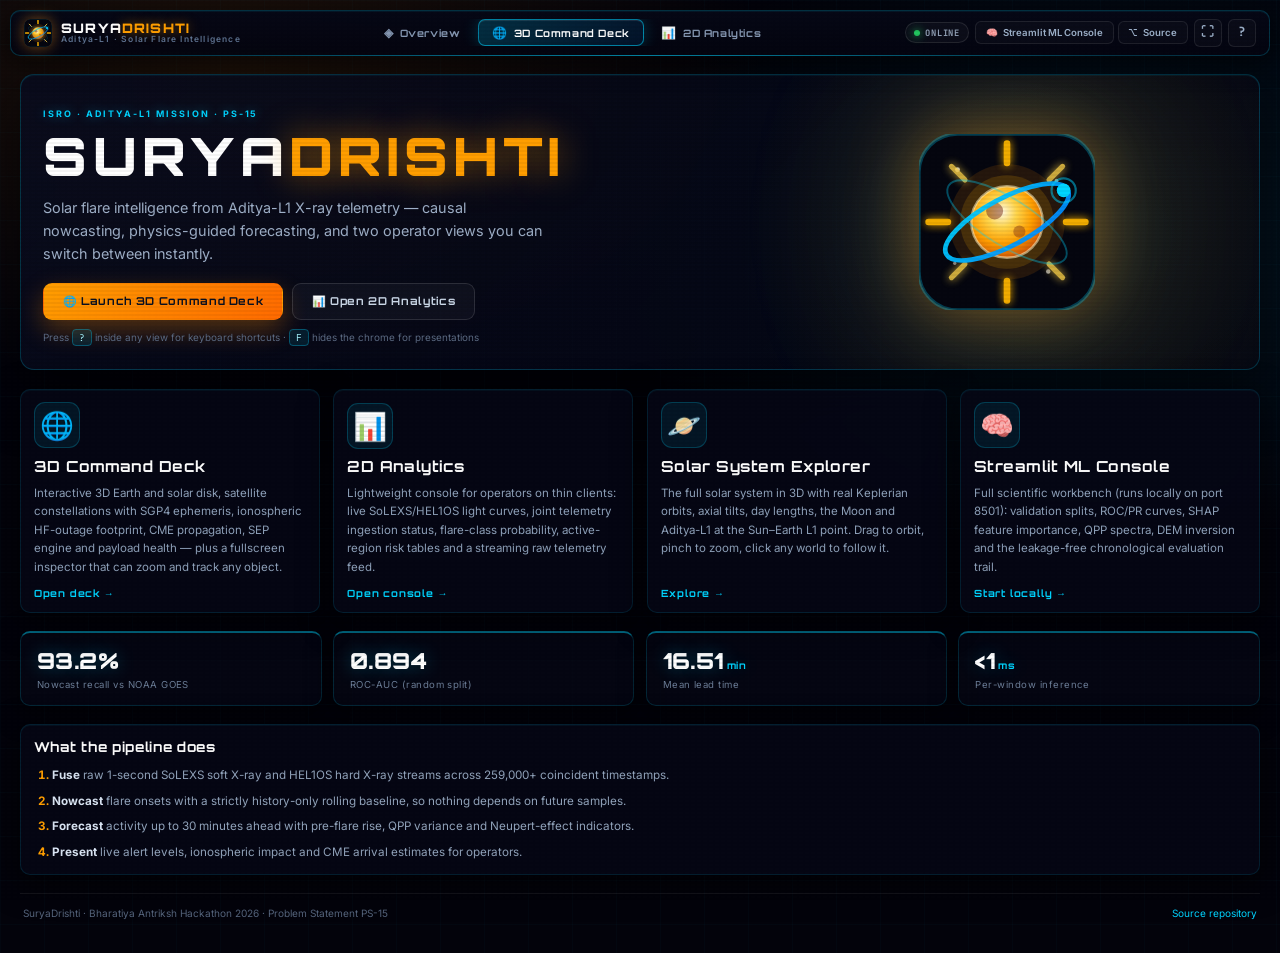
<file: frontend/dashboard/index.html>
<!DOCTYPE html>
<html lang="en">
<head>
<meta charset="UTF-8">
<meta name="viewport" content="width=device-width, initial-scale=1.0, viewport-fit=coverage, user-scalable=yes, minimum-scale=1.0, maximum-scale=5.0">
<title>SuryaDrishti — Aditya-L1 Solar Flare Intelligence | Overview</title>
<meta name="description" content="SuryaDrishti: real-time Aditya-L1 SoLEXS and HEL1OS X-ray monitoring with causal flare nowcasting and physics-guided forecasting. Choose the 3D command deck or the 2D analytics console.">
<meta name="theme-color" content="#05060f">
<meta name="color-scheme" content="dark">
<link rel="icon" href="favicon.ico" sizes="any">
<link rel="icon" type="image/svg+xml" href="favicon.svg">
<link rel="icon" type="image/png" sizes="32x32" href="favicon-32x32.png">
<link rel="icon" type="image/png" sizes="16x16" href="favicon-16x16.png">
<link rel="apple-touch-icon" sizes="180x180" href="apple-touch-icon.png">
<link rel="manifest" href="site.webmanifest">
<meta name="application-name" content="SuryaDrishti">
<meta name="apple-mobile-web-app-title" content="SuryaDrishti">
<meta name="apple-mobile-web-app-capable" content="yes">
<meta property="og:type" content="website">
<meta property="og:site_name" content="SuryaDrishti">
<meta property="og:title" content="SuryaDrishti — Aditya-L1 Solar Flare Intelligence">
<meta property="og:description" content="Real-time SoLEXS/HEL1OS X-ray monitoring, causal flare nowcasting and physics-guided forecasting. 3D command deck and 2D analytics console.">
<meta property="og:image" content="icon-512.png">
<meta name="twitter:card" content="summary_large_image">
<meta name="twitter:title" content="SuryaDrishti — Aditya-L1 Solar Flare Intelligence">
<meta name="twitter:description" content="Real-time SoLEXS/HEL1OS X-ray monitoring, causal flare nowcasting and physics-guided forecasting. 3D command deck and 2D analytics console.">
<meta name="twitter:image" content="icon-512.png">
<link rel="preconnect" href="https://fonts.googleapis.com">
<link rel="preconnect" href="https://fonts.gstatic.com" crossorigin>
<link href="https://fonts.googleapis.com/css2?family=Inter:wght@300;400;500;600;700&family=Orbitron:wght@500;700;900&family=JetBrains+Mono:wght@400;500&display=swap" rel="stylesheet">
<link rel="stylesheet" href="dashboard.css">
<link rel="stylesheet" href="home.css">
</head>
<body class="home-body">

<div class="sd-shell" id="sd-shell"></div>

<main class="home">
  <section class="home-hero">
    <div class="home-hero-l">
      <span class="home-kicker">ISRO · ADITYA-L1 MISSION · PS-15</span>
      <h1 class="home-title">SURYA<span>DRISHTI</span></h1>
      <p class="home-tag">Solar flare intelligence from Aditya-L1 X-ray telemetry — causal nowcasting, physics-guided forecasting, and two operator views you can switch between instantly.</p>
      <div class="home-cta">
        <a class="home-btn home-btn-primary" href="dashboard.html">🌐 Launch 3D Command Deck</a>
        <a class="home-btn" href="dashboard_2d.html">📊 Open 2D Analytics</a>
      </div>
      <p class="home-hint">Press <kbd>?</kbd> inside any view for keyboard shortcuts · <kbd>F</kbd> hides the chrome for presentations</p>
    </div>
    <div class="home-hero-r">
      <img class="home-mark" src="favicon.svg" width="176" height="176" alt="SuryaDrishti solar flare mark">
    </div>
  </section>

  <section class="home-views">
    <a class="home-view glass" href="dashboard.html">
      <div class="hv-ico">🌐</div>
      <h2>3D Command Deck</h2>
      <p>Interactive 3D Earth and solar disk, satellite constellations with SGP4 ephemeris, ionospheric HF-outage footprint, CME propagation, SEP engine and payload health — plus a fullscreen inspector that can zoom and track any object.</p>
      <span class="hv-go">Open deck →</span>
    </a>
    <a class="home-view glass" href="dashboard_2d.html">
      <div class="hv-ico">📊</div>
      <h2>2D Analytics</h2>
      <p>Lightweight console for operators on thin clients: live SoLEXS/HEL1OS light curves, joint telemetry ingestion status, flare-class probability, active-region risk tables and a streaming raw telemetry feed.</p>
      <span class="hv-go">Open console →</span>
    </a>
    <a class="home-view glass" href="explorer.html">
      <div class="hv-ico">🪐</div>
      <h2>Solar System Explorer</h2>
      <p>The full solar system in 3D with real Keplerian orbits, axial tilts, day lengths, the Moon and Aditya-L1 at the Sun–Earth L1 point. Drag to orbit, pinch to zoom, click any world to follow it.</p>
      <span class="hv-go">Explore →</span>
    </a>
    <a class="home-view glass" href="http://localhost:8501" target="_blank" rel="noopener">
      <div class="hv-ico">🧠</div>
      <h2>Streamlit ML Console</h2>
      <p>Full scientific workbench (runs locally on port 8501): validation splits, ROC/PR curves, SHAP feature importance, QPP spectra, DEM inversion and the leakage-free chronological evaluation trail.</p>
      <span class="hv-go">Start locally →</span>
    </a>
  </section>

  <section class="home-metrics">
    <div class="hm-card"><span class="hm-v">93.2%</span><span class="hm-l">Nowcast recall vs NOAA GOES</span></div>
    <div class="hm-card"><span class="hm-v">0.894</span><span class="hm-l">ROC-AUC (random split)</span></div>
    <div class="hm-card"><span class="hm-v">16.51<small>min</small></span><span class="hm-l">Mean lead time</span></div>
    <div class="hm-card"><span class="hm-v">&lt;1<small>ms</small></span><span class="hm-l">Per-window inference</span></div>
  </section>

  <section class="home-about glass">
    <h2>What the pipeline does</h2>
    <ol class="home-steps">
      <li><b>Fuse</b> raw 1-second SoLEXS soft X-ray and HEL1OS hard X-ray streams across 259,000+ coincident timestamps.</li>
      <li><b>Nowcast</b> flare onsets with a strictly history-only rolling baseline, so nothing depends on future samples.</li>
      <li><b>Forecast</b> activity up to 30 minutes ahead with pre-flare rise, QPP variance and Neupert-effect indicators.</li>
      <li><b>Present</b> live alert levels, ionospheric impact and CME arrival estimates for operators.</li>
    </ol>
  </section>

  <footer class="home-foot">
    <span>SuryaDrishti · Bharatiya Antriksh Hackathon 2026 · Problem Statement PS-15</span>
    <a href="https://github.com/arkuprosper20-ship-it/solarburn" target="_blank" rel="noopener">Source repository</a>
  </footer>
</main>

<!-- shared application chrome: nav, splash, toasts, shortcuts -->
<script src="ui-shell.js"></script>
</body>
</html>
</file>
<file: frontend/dashboard/dashboard.css>
/* ===== RESET ===== */
*,*::before,*::after{margin:0;padding:0;box-sizing:border-box}
:root{
  --bg:#03030b;--bg2:#070817;
  --card:rgba(7,8,22,0.85);
  --brd:rgba(0,212,255,0.12);
  --cyan:#00d4ff;--amber:#ff9e00;--red:#ef4444;
  --green:#10b981;--orange:#f97316;--gold:#fbbf24;
  --purple:#a855f7;--text:#e2e8f0;--muted:#4b586e;
  --hud-glow:rgba(0,212,255,0.08);
}
html{scroll-behavior:smooth}
body {
  background:var(--bg);color:var(--text);
  font-family:'Inter',sans-serif;
  display:flex;flex-direction:column;gap:0.6rem;
  padding:0.6rem;min-height:100vh;overflow-x:hidden;
  /* Deep Space Nebula + Holographic Grid */
  background-image:
    linear-gradient(rgba(0, 212, 255, 0.02) 1px, transparent 1px),
    linear-gradient(90deg, rgba(0, 212, 255, 0.02) 1px, transparent 1px),
    radial-gradient(ellipse at 12% 50%,rgba(255,80,0,0.05) 0%,transparent 55%),
    radial-gradient(ellipse at 88% 20%,rgba(0,200,255,0.05) 0%,transparent 55%);
  background-size: 40px 40px, 40px 40px, 100% 100%, 100% 100%;
}

/* Holographic CRT Scanline Overlay */
body::before {
  content: "";
  position: fixed;
  inset: 0;
  background: 
    linear-gradient(rgba(18, 16, 16, 0) 50%, rgba(0, 0, 0, 0.18) 50%),
    linear-gradient(90deg, rgba(0, 212, 255, 0.015), rgba(0, 255, 0, 0.005), rgba(0, 212, 255, 0.015));
  background-size: 100% 4px, 6px 100%;
  z-index: 99999;
  pointer-events: none;
  opacity: 0.25;
}

::-webkit-scrollbar{width:5px;height:5px}
::-webkit-scrollbar-track{background:transparent}
::-webkit-scrollbar-thumb{background:#1e293b;border-radius:3px}
::-webkit-scrollbar-thumb:hover{background:var(--cyan)}

/* ===== GLASS CARD (3D HUD Panel) ===== */
.glass{
  background:var(--card);backdrop-filter:blur(16px);
  border:1px solid var(--brd);border-radius:10px;
  padding:0.8rem;display:flex;flex-direction:column;gap:0.55rem;
  box-shadow:0 8px 32px rgba(0,0,0,0.65), inset 0 1px 0 rgba(0,212,255,0.05);
  transition: transform 0.4s cubic-bezier(0.165, 0.84, 0.44, 1), box-shadow 0.4s, border-color 0.4s;
  transform-style: preserve-3d;
  backface-visibility: hidden;
}
.glass:hover {
  transform: translateZ(25px) scale(1.01);
  border-color: rgba(0, 212, 255, 0.4);
  box-shadow: 
    0 20px 40px rgba(0, 212, 255, 0.16),
    0 0 20px rgba(0, 212, 255, 0.08),
    inset 0 1px 0 rgba(255,255,255,0.08);
}

/* ===== HEADER ===== */
.dash-header{
  display:flex;justify-content:space-between;align-items:center;
  background:rgba(5,6,18,0.92);border:1px solid rgba(0,212,255,0.22);
  border-radius:10px;padding:0.6rem 1.1rem;
  box-shadow:0 0 30px rgba(0,212,255,0.08);flex-shrink:0;
}
.h-left{display:flex;align-items:center;gap:0.8rem}
.isro-svg{flex-shrink:0;filter:drop-shadow(0 0 8px rgba(255,140,0,0.5))}
.h-title{display:flex;flex-direction:column;gap:0.05rem}
.h-agency{font-size:0.57rem;font-weight:700;letter-spacing:0.12em;color:var(--cyan);text-shadow:0 0 10px rgba(0,212,255,0.4)}
.h-title h1{font-family:'Orbitron',sans-serif;font-size:0.95rem;font-weight:700;color:#fff;letter-spacing:0.02em}
.h-right{display:flex;align-items:center;gap:1rem}
.clock-box{display:flex;align-items:center;gap:0.8rem}
.ck-sep{width:1px;height:28px;background:rgba(255,255,255,0.1)}
.ck-item{display:flex;flex-direction:column;align-items:flex-end}
.ck-lbl{font-size:0.55rem;color:var(--muted);font-weight:600;letter-spacing:0.08em}
.ck-val{font-family:'JetBrains Mono',monospace;font-size:0.95rem;color:#fff;font-weight:500}
.h-actions{display:flex;gap:0.35rem}
.hbtn{
  font-family:'Orbitron',sans-serif;font-size:0.6rem;font-weight:700;
  padding:0.3rem 0.6rem;border-radius:5px;border:1px solid rgba(0,212,255,0.25);
  background:rgba(0,212,255,0.03);color:#94a3b8;cursor:pointer;
  transition:all 0.2s;letter-spacing:0.04em;
}
.hbtn:hover{background:rgba(0,212,255,0.12);color:#fff}
.hbtn.green{border-color:rgba(16,185,129,0.3);color:var(--green)}
.hbtn.green:hover{background:rgba(16,185,129,0.1);box-shadow:0 0 12px rgba(16,185,129,0.2)}
.hbtn.amber{border-color:rgba(251,191,36,0.3);color:var(--gold)}
.hbtn.amber:hover{background:rgba(251,191,36,0.1)}
.hbtn.red{border-color:rgba(239,68,68,0.3);color:var(--red)}
.hbtn.red:hover{background:rgba(239,68,68,0.1);box-shadow:0 0 12px rgba(239,68,68,0.2)}
.sys-status{display:flex;align-items:center;gap:0.4rem;padding:0.3rem 0.6rem;background:rgba(16,185,129,0.07);border:1px solid rgba(16,185,129,0.22);border-radius:5px}
.sdot{width:6px;height:6px;border-radius:50%;background:var(--green);box-shadow:0 0 8px var(--green);animation:pdot 1.8s infinite}
.stxt{font-size:0.62rem;font-weight:700;color:var(--green);letter-spacing:0.06em}
@keyframes pdot{0%,100%{box-shadow:0 0 4px var(--green)}50%{box-shadow:0 0 12px var(--green),0 0 20px rgba(16,185,129,0.35)}}

/* ===== 3D COCKPIT MAIN GRID ===== */
.main-grid{
  display:grid;
  grid-template-columns:340px 1fr 280px;
  gap:0.6rem;
  flex-shrink:0;
  perspective: 1600px;
  transform-style: preserve-3d;
  padding: 0.3rem 0.5rem;
}
.gc{display:flex;flex-direction:column;gap:0.6rem;transform-style: preserve-3d}

/* Curved Space Station Monitor Tilts */
.left-col {
  transform: rotateY(12deg) translateZ(15px);
  transform-origin: left center;
  transition: transform 0.5s ease-out;
}
.left-col:hover {
  transform: rotateY(5deg) translateZ(30px);
}

.center-col {
  transform: translateZ(-30px);
  transition: transform 0.5s ease-out;
}
.center-col:hover {
  transform: translateZ(0px);
}

.right-col {
  transform: rotateY(-12deg) translateZ(15px);
  transform-origin: right center;
  transition: transform 0.5s ease-out;
}
.right-col:hover {
  transform: rotateY(-5deg) translateZ(30px);
}

/* ===== CARD HEADER ===== */
.card-hdr{display:flex;justify-content:space-between;align-items:center;flex-wrap:wrap;gap:0.4rem;padding-bottom:0.55rem;border-bottom:1px solid var(--brd)}
.clbl{font-family:'Orbitron',sans-serif;font-size:0.62rem;font-weight:700;letter-spacing:0.07em;color:#94a3b8}
.legend-row{display:flex;align-items:center;gap:0.4rem;font-size:0.65rem;color:var(--muted)}
.legend-row.small{font-size:0.6rem}
.ldot{width:8px;height:8px;border-radius:50%;display:inline-block;flex-shrink:0}
.ldot.cyan{background:var(--cyan);box-shadow:0 0 6px var(--cyan)}
.ldot.amber{background:var(--amber);box-shadow:0 0 6px var(--amber)}
.ldot.gold{background:var(--gold)}
.chip{font-size:0.58rem;font-weight:700;padding:0.12rem 0.45rem;border-radius:3px;background:rgba(0,212,255,0.1);border:1px solid rgba(0,212,255,0.25);color:var(--cyan)}
.chip.green{background:rgba(16,185,129,0.1);border-color:rgba(16,185,129,0.3);color:var(--green);animation:blink 1.5s infinite}
@keyframes blink{0%,100%{opacity:1}50%{opacity:0.5}}

/* ===== WAVELENGTH TOGGLE ===== */
.wl-toggle{display:flex;gap:0.25rem}
.wlbtn{font-family:'JetBrains Mono',monospace;font-size:0.6rem;font-weight:700;padding:0.2rem 0.45rem;border-radius:4px;border:1px solid rgba(255,255,255,0.1);background:rgba(255,255,255,0.03);color:var(--muted);cursor:pointer;transition:all 0.2s}
.wlbtn.active{background:rgba(255,140,0,0.15);border-color:rgba(255,140,0,0.45);color:#ff8c00}
.wlbtn:hover:not(.active){background:rgba(255,255,255,0.06);color:#fff}

/* ===== SUN PANEL ===== */
.left-col.glass{min-height:450px}
.sun-wrap{position:relative;display:flex;align-items:center;justify-content:center;flex:1;min-height:360px}
#sunCanvas{border-radius:50%;display:block;cursor:crosshair;box-shadow:0 0 30px rgba(0,212,255,0.15)}
.ar-lbl-layer{position:absolute;inset:0;pointer-events:none}
.ar-lbl{position:absolute;font-family:'JetBrains Mono',monospace;font-size:0.62rem;font-weight:700;color:#ffd040;text-shadow:0 0 8px rgba(255,160,0,0.9),1px 1px 2px #000;padding:1px 4px;border:1px solid rgba(255,200,50,0.5);background:rgba(0,0,0,0.55);border-radius:2px;white-space:nowrap;pointer-events:none;transition:color 0.3s,border-color 0.3s}
.compass{position:absolute;inset:0;pointer-events:none;font-family:'JetBrains Mono',monospace;font-size:0.6rem;color:rgba(255,255,255,0.5);font-weight:700}
.c-n{position:absolute;top:3%;left:50%;transform:translateX(-50%)}
.c-s{position:absolute;bottom:12%;left:50%;transform:translateX(-50%)}
.c-e{position:absolute;top:50%;left:2%;transform:translateY(-50%)}
.c-w{position:absolute;top:50%;right:2%;transform:translateY(-50%)}
.colorbar{position:absolute;bottom:10%;left:50%;transform:translateX(-50%);display:flex;flex-direction:column;align-items:center;gap:2px;pointer-events:none}
.cb-grad{width:170px;height:8px;border-radius:2px;background:linear-gradient(to right,#1a3aff,#4488ff,#888,#ff6600,#ff0000);border:1px solid rgba(255,255,255,0.2)}
.cb-ticks{display:flex;justify-content:space-between;width:170px;font-family:'JetBrains Mono',monospace;font-size:0.5rem;color:rgba(255,255,255,0.45)}
.cb-title{font-size:0.52rem;color:rgba(255,255,255,0.4);font-family:'JetBrains Mono',monospace}

/* ===== CHART WRAP ===== */
.chart-wrap{position:relative;width:100%}
.h200{height:200px}.h140{height:140px}.h220{height:220px}.h260{height:260px}

/* ===== TERMINAL ===== */
.terminal-log{background:#010104;border:1px solid rgba(0,212,255,0.15);border-radius:6px;padding:0.55rem 0.7rem;font-family:'JetBrains Mono',monospace;font-size:0.65rem;color:var(--green);overflow-y:auto;height:100px;display:flex;flex-direction:column;gap:0.2rem;box-shadow:inset 0 2px 10px rgba(0,0,0,0.85)}
.log-entry{display:flex;gap:0.5rem;line-height:1.3}
.lt{color:#273549;flex-shrink:0}
.lc{color:var(--green)}
.lw{color:var(--amber)}
.le{color:var(--red);font-weight:500}

/* ===== ALERT CARD ===== */
.alert-card{transition:all 0.4s}
.alert-card.low{border-color:rgba(16,185,129,0.35)}
.alert-card.med{border-color:rgba(245,158,11,0.5);animation:gamb 2s infinite alternate}
.alert-card.high{border-color:rgba(239,68,68,0.7);animation:gred 1.2s infinite alternate}
@keyframes gamb{0%{box-shadow:0 0 8px rgba(245,158,11,0.1)}100%{box-shadow:0 0 25px rgba(245,158,11,0.35)}}
@keyframes gred{0%{box-shadow:0 0 15px rgba(239,68,68,0.2)}100%{box-shadow:0 0 35px rgba(239,68,68,0.55)}}
.al-top{display:flex;align-items:center;gap:0.5rem}
.al-icon{font-size:1.4rem}
.al-level{font-family:'Orbitron',sans-serif;font-size:1.7rem;font-weight:900;letter-spacing:0.06em}
.alert-card.low .al-level{color:var(--green)}
.alert-card.med .al-level{color:#f59e0b}
.alert-card.high .al-level{color:var(--red);text-shadow:0 0 18px rgba(239,68,68,0.7)}
.al-sub{font-family:'Orbitron',sans-serif;font-size:0.65rem;font-weight:700;letter-spacing:0.04em}
.alert-card.low .al-sub{color:rgba(16,185,129,0.7)}
.alert-card.med .al-sub{color:rgba(245,158,11,0.8)}
.alert-card.high .al-sub{color:rgba(239,68,68,0.85)}
.al-desc{font-size:0.68rem;color:var(--muted);line-height:1.35}
.gauges-row{display:flex;gap:0.5rem;justify-content:space-around}
.gauge-box{display:flex;flex-direction:column;align-items:center;gap:0.15rem}
.g-info{display:flex;gap:0.3rem;font-size:0.62rem;align-items:center}
.g-lbl{color:var(--muted)}
.g-val{font-family:'JetBrains Mono',monospace;font-size:0.78rem;font-weight:700;color:#fff}

/* ===== DATA TABLE ===== */
.dtable{width:100%;border-collapse:collapse;font-size:0.68rem}
.dtable th{color:var(--muted);font-weight:600;font-size:0.58rem;text-align:left;padding:0.25rem 0.35rem;border-bottom:1px solid var(--brd);letter-spacing:0.04em;text-transform:uppercase}
.dtable td{padding:0.3rem 0.35rem;border-bottom:1px solid rgba(255,255,255,0.03);color:var(--text);font-family:'JetBrains Mono',monospace;font-size:0.65rem}
.arn{color:var(--amber);font-weight:700}
.pc{display:flex;gap:0.4rem}
.pc span:first-child{color:var(--orange)}
.pc span:last-child{color:var(--red)}

/* ===== SOLAR WIND ===== */
.wind-grid{display:grid;grid-template-columns:1fr 1fr;gap:0.4rem}
.wi{background:rgba(255,255,255,0.02);border:1px solid var(--brd);border-radius:5px;padding:0.45rem 0.5rem;display:flex;flex-direction:column;gap:0.1rem}
.wl{font-size:0.58rem;color:var(--muted);font-weight:600;letter-spacing:0.05em}
.wv{font-family:'JetBrains Mono',monospace;font-size:0.95rem;font-weight:700;color:#fff}
.wv.geo{color:var(--green);font-size:0.8rem}

/* ===== CONTROLS ===== */
.ctrl-row{display:flex;gap:0.5rem}
.cbtn{font-family:'Orbitron',sans-serif;font-size:0.62rem;font-weight:700;padding:0.42rem 0.7rem;border-radius:5px;border:none;cursor:pointer;transition:all 0.2s;letter-spacing:0.04em;flex:1}
.cbtn.primary{background:rgba(0,212,255,0.12);border:1px solid rgba(0,212,255,0.4);color:var(--cyan)}
.cbtn.primary:hover{background:rgba(0,212,255,0.25);box-shadow:0 0 14px rgba(0,212,255,0.3)}
.cbtn.danger{background:rgba(239,68,68,0.12);border:1px solid rgba(239,68,68,0.4);color:var(--red)}
.cbtn.danger:hover{background:rgba(239,68,68,0.25);box-shadow:0 0 14px rgba(239,68,68,0.3)}
.speed-row{display:flex;flex-direction:column;gap:0.2rem;font-size:0.62rem;color:var(--muted)}
.speed-row input[type=range]{width:100%;accent-color:var(--cyan);height:3px;outline:none;cursor:pointer}

/* ===== 3D CONTROL CONSOLE (BOTTOM TABS) ===== */
.btm-section{
  display:flex;
  flex-direction:column;
  gap:0;
  flex-shrink:0;
  perspective: 1600px;
  transform-style: preserve-3d;
  margin-top: 0.4rem;
  padding: 0.2rem 0.5rem 1rem;
}
.tab-bar{
  display:flex;
  gap:0;
  border-bottom:1px solid var(--brd);
  overflow-x:auto;
  transform: rotateX(12deg) translateZ(5px);
  transform-origin: bottom center;
}
.tbtn{
  font-family:'Orbitron',sans-serif;font-size:0.62rem;font-weight:700;
  padding:0.5rem 0.9rem;border:none;background:transparent;color:var(--muted);
  cursor:pointer;border-bottom:2px solid transparent;transition:all 0.2s;
  letter-spacing:0.04em;white-space:nowrap;
}
.tbtn:hover{color:#fff;background:rgba(255,255,255,0.03)}
.tbtn.active{color:var(--cyan);border-bottom-color:var(--cyan);background:rgba(0,212,255,0.06);text-shadow:0 0 8px rgba(0,212,255,0.4)}

.tab-panel{
  display:none;
  padding-top:0.6rem;
  transform: rotateX(8deg) translateZ(5px);
  transform-origin: top center;
  transition: transform 0.5s ease-out;
}
.tab-panel.active{display:block}
.tab-panel:hover {
  transform: rotateX(2deg) translateZ(20px);
}

/* ===== SATELLITE MAP TAB ===== */
.map-layout{display:grid;grid-template-columns:1fr 280px;gap:0.6rem}
.map-card{position:relative}
#mapCanvas{width:100%;border-radius:6px;display:block;border:1px solid rgba(0,212,255,0.22);box-shadow:0 0 15px rgba(0,212,255,0.05)}
.sat-list{display:flex;flex-direction:column;gap:0.3rem;max-height:160px;overflow-y:auto}
.sat-row{display:flex;align-items:center;gap:0.5rem;font-size:0.65rem;padding:0.2rem 0}
.sat-dot{width:8px;height:8px;border-radius:50%;flex-shrink:0}
.sat-name{font-family:'JetBrains Mono',monospace;flex:1;font-size:0.6rem}
.sat-risk{font-size:0.58rem;font-weight:700;letter-spacing:0.04em}
.map-info-box{margin-top:0.5rem;display:flex;flex-direction:column;gap:0.3rem}
.minfo-title{font-size:0.6rem;font-weight:700;color:var(--muted);letter-spacing:0.06em;text-transform:uppercase;margin-bottom:0.2rem}
.minfo-row{display:flex;justify-content:space-between;font-size:0.65rem;padding:0.2rem 0;border-bottom:1px solid rgba(255,255,255,0.04)}
.miv{font-family:'JetBrains Mono',monospace;font-weight:700;color:#fff}
.map-controls{display:flex;gap:0.35rem}
.chip-btn{font-size:0.6rem;font-weight:700;padding:0.2rem 0.55rem;border-radius:12px;border:1px solid rgba(255,255,255,0.1);background:rgba(255,255,255,0.03);color:var(--muted);cursor:pointer;white-space:nowrap;transition:all 0.2s}
.chip-btn.active{background:rgba(0,212,255,0.1);border-color:rgba(0,212,255,0.3);color:var(--cyan)}
.chip-btn:hover{background:rgba(255,255,255,0.06);color:#fff}

/* ===== SHAP TAB ===== */
.shap-layout{display:grid;grid-template-columns:1.2fr 1fr 1.2fr;gap:0.6rem}
.shap-note{font-size:0.65rem;color:var(--muted);line-height:1.4;margin-top:0.3rem}
.model-info{margin-top:0.5rem;display:flex;flex-direction:column;gap:0.25rem}
.mi-row{font-size:0.65rem;color:var(--muted)}
.mi-row b{color:var(--cyan)}

/* ===== QPP TAB ===== */
.qpp-layout{display:grid;grid-template-columns:1fr 1fr;gap:0.6rem}
.qpp-info{display:flex;flex-direction:column;gap:0.35rem}
.qpp-row{display:flex;justify-content:space-between;align-items:center;padding:0.3rem 0;border-bottom:1px solid rgba(255,255,255,0.04)}
.qlbl{font-size:0.65rem;color:var(--muted)}
.qval{font-family:'JetBrains Mono',monospace;font-size:0.72rem;font-weight:700;color:#fff}
.qpp-desc{margin-top:0.5rem;font-size:0.65rem;color:var(--muted);line-height:1.4;padding:0.5rem;background:rgba(255,255,255,0.02);border-radius:5px;border:1px solid var(--brd)}

/* ===== HISTORY TAB ===== */
.hist-layout{display:grid;grid-template-columns:1fr 300px;gap:0.6rem}
.hist-sel{background:var(--bg2);border:1px solid rgba(0,212,255,0.25);border-radius:5px;padding:0.25rem 0.5rem;font-family:'JetBrains Mono',monospace;font-size:0.65rem;color:var(--cyan);outline:none;cursor:pointer}
.hist-desc{margin-top:0.5rem;font-size:0.65rem;color:var(--muted);line-height:1.4;padding:0.5rem;background:rgba(255,255,255,0.02);border-radius:5px}

/* ===== FORECAST TAB ===== */
.fore-layout{display:grid;grid-template-columns:1fr 280px;gap:0.6rem}
.fore-stats{display:flex;flex-direction:column;gap:0.35rem}
.fs-row{display:flex;justify-content:space-between;padding:0.3rem 0;border-bottom:1px solid rgba(255,255,255,0.04)}
.fsl{font-size:0.65rem;color:var(--muted)}
.fsv{font-family:'JetBrains Mono',monospace;font-size:0.68rem;font-weight:700;color:#fff}
.fore-warning{margin-top:0.5rem;padding:0.6rem;background:rgba(239,68,68,0.08);border:1px solid rgba(239,68,68,0.3);border-radius:6px;font-size:0.68rem;color:var(--red);line-height:1.4}

/* ===== AI CHAT TAB ===== */
.chat-layout{flex-direction:column!important}
.chat-body{display:flex;gap:0.75rem;margin-top:0.4rem}
.chat-hist{background:#010104;border:1px solid var(--brd);border-radius:7px;padding:0.7rem;height:110px;overflow-y:auto;display:flex;flex-direction:column;gap:0.5rem;flex:1;box-shadow:inset 0 2px 8px rgba(0,0,0,0.85)}
.cmsg{display:flex;flex-direction:column;gap:0.1rem;max-width:90%;border-radius:5px;padding:0.35rem 0.6rem;font-size:0.7rem}
.cmsg.asst{background:rgba(15,23,42,0.65);border-left:3px solid var(--cyan);align-self:flex-start;box-shadow: 0 4px 12px rgba(0,212,255,0.05)}
.cmsg.user{background:rgba(0,212,255,0.08);border-right:3px solid var(--cyan);align-self:flex-end}
.csndr{font-size:0.57rem;font-weight:700;color:var(--cyan);letter-spacing:0.04em}
.ctxt{color:#cbd5e1;line-height:1.38}
.chat-input-row{display:flex;gap:0.5rem;align-items:center;flex-shrink:0}
.chat-input-row input{flex:1;background:#010104;border:1px solid rgba(0,212,255,0.22);border-radius:5px;padding:0.42rem 0.7rem;font-family:inherit;font-size:0.7rem;color:#fff;outline:none}
.chat-input-row input:focus{border-color:rgba(0,212,255,0.5);box-shadow:0 0 8px rgba(0,212,255,0.2)}
.send-btn{background:var(--cyan);color:#020207;font-family:'Orbitron',sans-serif;font-size:0.62rem;font-weight:700;border:none;border-radius:5px;padding:0.42rem 0.9rem;cursor:pointer;transition:all 0.2s}
.send-btn:hover{background:#33daff;box-shadow:0 0 12px rgba(0,212,255,0.4)}
.chat-chips{display:flex;gap:0.3rem;flex-wrap:wrap}

/* ===== SEP TAB ===== */
.sep-layout{display:grid;grid-template-columns:1.3fr 1fr 1fr;gap:0.6rem}

/* ===== PRECURSOR BANNER ANIMATION ===== */
#precursor-banner{animation:precursor-pulse 2.5s infinite}
@keyframes precursor-pulse{
  0%,100%{border-color:rgba(168,85,247,0.45);box-shadow:0 0 0 transparent}
  50%{border-color:rgba(168,85,247,0.9);box-shadow:0 0 12px rgba(168,85,247,0.25)}
}

/* ===== PREPROCESSING TAB ===== */
.preprocessing-layout {
  display: grid;
  grid-template-columns: repeat(auto-fit, minmax(320px, 1fr));
  gap: 0.60rem;
  padding: 0.2rem 0;
}
.plot-card {
  display: flex;
  flex-direction: column;
  gap: 0.45rem;
}
.plot-img {
  width: 100%;
  height: auto;
  border-radius: 6px;
  border: 1px solid rgba(0, 212, 255, 0.12);
  transition: transform 0.3s cubic-bezier(0.165, 0.84, 0.44, 1), border-color 0.3s;
  cursor: zoom-in;
}
.plot-img:hover {
  transform: scale(1.02);
  border-color: var(--cyan);
}

/* ===== FULLSCREEN 3D ZOOM INSPECTOR ===== */
.zoom-hint{font-size:0.58rem;color:var(--muted);letter-spacing:0.03em;opacity:0.85;padding:0 2px}
.sun-wrap .zoom-hint{position:absolute;left:10px;bottom:8px;background:rgba(0,0,0,0.55);border:1px solid rgba(255,255,255,0.08);border-radius:4px;padding:2px 8px;pointer-events:none}
.map-card{position:relative}
.map-card .zoom-hint{position:absolute;left:12px;bottom:10px;background:rgba(0,0,0,0.55);border:1px solid rgba(0,212,255,0.2);border-radius:4px;padding:2px 8px;pointer-events:none;z-index:5}
.chip-btn.accent{border-color:rgba(251,191,36,0.55);color:#fde68a;background:rgba(251,191,36,0.08)}
.chip-btn.accent:hover{background:rgba(251,191,36,0.18)}
.zoom-overlay{position:fixed;inset:0;z-index:200000;display:none;flex-direction:column;background:rgba(1,2,8,0.96);backdrop-filter:blur(10px)}
.zoom-overlay.open{display:flex}
body.zoom-open{overflow:hidden}
.zoom-topbar{display:flex;align-items:center;justify-content:space-between;gap:12px;padding:10px 14px;border-bottom:1px solid rgba(0,212,255,0.2);background:rgba(5,8,20,0.9);flex-wrap:wrap}
.zoom-title{font-family:'Orbitron',sans-serif;font-size:0.85rem;font-weight:700;color:#fff;letter-spacing:0.05em}
.zoom-controls{display:flex;align-items:center;gap:6px;flex-wrap:wrap}
.zoom-level{font-family:'JetBrains Mono',monospace;font-size:0.7rem;color:var(--cyan);min-width:52px;text-align:center}
.zoom-body{flex:1;display:grid;grid-template-columns:minmax(0,1fr) 300px;gap:10px;padding:10px 14px;min-height:0}
#zoomCanvas{width:100%;height:calc(100vh - 170px);min-height:420px;background:#020208;border:1px solid rgba(0,212,255,0.25);border-radius:10px;cursor:grab;touch-action:none}
#zoomCanvas:active{cursor:grabbing}
.zoom-meta{display:flex;flex-direction:column;gap:8px;min-height:0}
.zoom-side{font-size:0.68rem;line-height:1.55;color:#cbd5e1;background:rgba(255,255,255,0.03);border:1px solid rgba(255,255,255,0.08);border-radius:8px;padding:10px;white-space:pre-wrap;max-height:46vh;overflow:auto}
.zoom-side.small{font-size:0.62rem;color:var(--muted)}
.zoom-slider{width:100%;accent-color:var(--cyan);cursor:pointer}
@media (max-width:900px){.zoom-body{grid-template-columns:1fr}#zoomCanvas{height:58vh}.zoom-side{max-height:none}}

/* ===== PRINT STYLES ===== */
@media print{
  body{background:#fff!important;color:#000!important;padding:0}
  body::before{display:none!important}
  .dash-header,.tab-bar,.h-actions{display:none!important}
  .glass{border:1px solid #ddd!important;background:#fff!important;box-shadow:none!important;break-inside:avoid}
  canvas{max-width:100%!important}
  .btm-section .tab-panel{display:block!important}
}

/* ===== PAYLOAD HEALTH WIDGET ===== */
.payload-row {
  display: flex;
  align-items: center;
  gap: 6px;
  padding: 4px 6px;
  border-radius: 4px;
  background: rgba(255,255,255,0.02);
  border: 1px solid rgba(255,255,255,0.04);
  font-size: 0.62rem;
  transition: background 0.2s;
}
.payload-row:hover { background: rgba(255,255,255,0.04); }
.pl-dot {
  width: 7px; height: 7px;
  border-radius: 50%;
  flex-shrink: 0;
  animation: plPulse 2s ease-in-out infinite;
}
@keyframes plPulse { 0%,100%{opacity:1} 50%{opacity:0.5} }
.pl-name {
  font-family: 'Orbitron', sans-serif;
  font-size: 0.58rem;
  font-weight: 700;
  color: #e2e8f0;
  width: 52px;
  flex-shrink: 0;
}
.pl-desc { flex: 1; color: #64748b; font-size: 0.58rem; }
.pl-stat {
  font-family: 'JetBrains Mono', monospace;
  font-size: 0.58rem;
  font-weight: 700;
  flex-shrink: 0;
}

/* ===== EDGE AI SIMULATOR STYLES ===== */
.edgeai-row {
  display: flex;
  align-items: center;
  gap: 8px;
  font-size: 0.62rem;
}
.ea-label {
  color: #94a3b8;
  width: 140px;
  flex-shrink: 0;
  font-size: 0.6rem;
}
.ea-bar-bg {
  flex: 1;
  height: 8px;
  background: rgba(255,255,255,0.06);
  border-radius: 4px;
  overflow: hidden;
}
.ea-bar {
  height: 100%;
  border-radius: 4px;
}
.ea-val {
  font-family: 'JetBrains Mono', monospace;
  font-size: 0.6rem;
  font-weight: 700;
  width: 52px;
  text-align: right;
  flex-shrink: 0;
}

.live-metric {
  font-family: 'JetBrains Mono', monospace;
  font-size: 0.58rem;
  font-weight: 700;
  color: var(--cyan);
  background: rgba(0, 212, 255, 0.08);
  border: 1px solid rgba(0, 212, 255, 0.25);
  border-radius: 4px;
  padding: 0.1rem 0.4rem;
  box-shadow: 0 0 6px rgba(0, 212, 255, 0.15);
  display: inline-flex;
  align-items: center;
  gap: 4px;
  text-shadow: 0 0 4px rgba(0, 212, 255, 0.3);
}
.live-metric::before {
  content: "";
  display: inline-block;
  width: 4px;
  height: 4px;
  background: var(--cyan);
  border-radius: 50%;
  box-shadow: 0 0 6px var(--cyan);
  animation: pdot 1.8s infinite;
}

/* ==========================================================================
   SuryaDrishti UI SHELL — navigation, splash, toasts, shortcut sheet
   Injected by ui-shell.js on every dashboard page. Everything is namespaced
   with .sd- so it can never collide with the dashboard's own classes.
   ========================================================================== */

/* ---------- shell host ---------- */
.sd-shell{display:block}
.sd-nav{
  position:sticky;top:0;z-index:90000;
  display:grid;grid-template-columns:auto 1fr auto;align-items:center;gap:0.75rem;
  padding:0.5rem 0.85rem;margin-bottom:0.55rem;
  background:linear-gradient(180deg,rgba(6,8,22,0.97),rgba(4,5,16,0.93));
  border:1px solid rgba(0,212,255,0.22);border-radius:10px;
  backdrop-filter:blur(18px);-webkit-backdrop-filter:blur(18px);
  box-shadow:0 6px 26px rgba(0,0,0,0.6),inset 0 1px 0 rgba(0,212,255,0.08);
}
.sd-nav::after{
  content:"";position:absolute;left:12%;right:12%;bottom:-1px;height:1px;
  background:linear-gradient(90deg,transparent,rgba(0,212,255,0.5),transparent);
}

/* ---------- brand ---------- */
.sd-nav-l{min-width:0}
.sd-brand{display:flex;align-items:center;gap:0.55rem;text-decoration:none}
.sd-logo{
  flex-shrink:0;border-radius:7px;
  filter:drop-shadow(0 0 7px rgba(255,150,20,0.45));
  transition:transform .35s cubic-bezier(.2,.9,.3,1.2)
}
.sd-brand:hover .sd-logo{transform:scale(1.12) rotate(-5deg)}
.sd-brand-txt{display:flex;flex-direction:column;line-height:1.12;min-width:0}
.sd-brand-nm{
  font-family:'Orbitron',sans-serif;font-size:0.82rem;font-weight:900;
  letter-spacing:0.09em;color:#fff;white-space:nowrap
}
.sd-brand-ac{color:var(--amber);text-shadow:0 0 12px rgba(255,158,0,0.55)}
.sd-brand-sub{
  font-size:0.53rem;letter-spacing:0.14em;color:#5f7391;font-weight:600;
  white-space:nowrap;overflow:hidden;text-overflow:ellipsis
}

/* ---------- view tabs ---------- */
.sd-nav-c{
  display:flex;align-items:center;gap:4px;justify-content:center;
  overflow-x:auto;scrollbar-width:none
}
.sd-nav-c::-webkit-scrollbar{display:none}
.sd-nav-c.sd-scrolls{justify-content:flex-start}
.sd-vtab{
  display:inline-flex;align-items:center;gap:6px;white-space:nowrap;
  padding:0.42rem 0.8rem;border-radius:7px;text-decoration:none;
  font-family:'Orbitron',sans-serif;font-size:0.63rem;font-weight:700;
  letter-spacing:0.06em;color:#8698b3;
  border:1px solid transparent;
  transition:color .22s,background .22s,border-color .22s,transform .22s
}
.sd-vtab:hover{color:#dbeafe;background:rgba(0,212,255,0.09);border-color:rgba(0,212,255,0.28)}
.sd-vtab:focus-visible{outline:2px solid var(--cyan);outline-offset:2px}
.sd-vtab.sd-active{
  color:#fff;background:linear-gradient(135deg,rgba(0,212,255,0.2),rgba(0,132,255,0.1));
  border-color:rgba(0,212,255,0.55);
  box-shadow:0 0 16px rgba(0,212,255,0.22),inset 0 1px 0 rgba(255,255,255,0.09)
}
.sd-vico{font-size:0.75rem;line-height:1}

/* ---------- right cluster ---------- */
.sd-nav-r{display:flex;align-items:center;gap:6px}
.sd-pill{
  display:inline-flex;align-items:center;gap:5px;padding:0.24rem 0.55rem;
  border-radius:99px;border:1px solid rgba(255,255,255,0.1);
  background:rgba(255,255,255,0.03);
  font-family:'JetBrains Mono',monospace;font-size:0.55rem;font-weight:700;
  letter-spacing:0.08em;color:#94a3b8
}
.sd-pdot{width:6px;height:6px;border-radius:50%;background:#64748b}
.sd-pdot.sd-live{background:#22c55e;box-shadow:0 0 8px #22c55e;animation:sdPulse 2s infinite}
.sd-pdot.sd-off{background:#ef4444;box-shadow:0 0 8px #ef4444}
@keyframes sdPulse{0%,100%{opacity:1}50%{opacity:.45}}
.sd-extra{display:flex;align-items:center;gap:4px}
.sd-xbtn{
  display:inline-flex;align-items:center;gap:5px;text-decoration:none;
  padding:0.3rem 0.6rem;border-radius:6px;color:#9fb3cc;
  border:1px solid rgba(255,255,255,0.09);background:rgba(255,255,255,0.025);
  font-size:0.6rem;font-weight:600;white-space:nowrap;
  transition:color .2s,border-color .2s,background .2s
}
.sd-xbtn:hover{color:#fff;border-color:rgba(0,212,255,0.5);background:rgba(0,212,255,0.1)}
.sd-icon{
  width:28px;height:28px;flex-shrink:0;cursor:pointer;
  display:inline-flex;align-items:center;justify-content:center;
  border-radius:6px;color:#9fb3cc;font-size:0.8rem;line-height:1;
  border:1px solid rgba(255,255,255,0.09);background:rgba(255,255,255,0.025);
  font-family:'JetBrains Mono',monospace;font-weight:700;
  transition:color .2s,border-color .2s,background .2s,transform .2s
}
.sd-icon:hover{color:#fff;border-color:rgba(0,212,255,0.5);background:rgba(0,212,255,0.1)}
.sd-icon.sd-on{color:#0b1220;background:var(--cyan);border-color:var(--cyan)}
.sd-icon:focus-visible{outline:2px solid var(--cyan);outline-offset:2px}

/* ---------- focus mode ---------- */
body.sd-focus .sd-nav,
body.sd-focus .dash-header{display:none!important}
body.sd-focus{padding-top:0.25rem}

/* ---------- boot splash ---------- */
.sd-splash{
  position:fixed;inset:0;z-index:300000;
  display:flex;align-items:center;justify-content:center;
  background:radial-gradient(ellipse at 50% 42%,#0a1024 0%,#04050e 58%,#010104 100%);
  transition:opacity .55s ease,visibility .55s
}
.sd-splash.sd-gone{opacity:0;visibility:hidden;pointer-events:none}
.sd-splash-in{display:flex;flex-direction:column;align-items:center;gap:0.55rem;text-align:center}
.sd-splash-logo{
  border-radius:16px;
  filter:drop-shadow(0 0 26px rgba(255,150,20,0.5)) drop-shadow(0 0 60px rgba(0,212,255,0.25));
  animation:sdFloat 3.4s ease-in-out infinite
}
@keyframes sdFloat{0%,100%{transform:translateY(0) scale(1)}50%{transform:translateY(-8px) scale(1.04)}}
.sd-splash-nm{
  font-family:'Orbitron',sans-serif;font-size:1.7rem;font-weight:900;
  letter-spacing:0.2em;color:#fff;margin-top:0.35rem
}
.sd-splash-nm span{color:var(--amber);text-shadow:0 0 22px rgba(255,158,0,0.65)}
.sd-splash-sub{
  font-size:0.6rem;letter-spacing:0.32em;color:#64748b;font-weight:600
}
.sd-splash-bar{
  width:230px;height:3px;margin-top:0.9rem;border-radius:99px;overflow:hidden;
  background:rgba(255,255,255,0.07)
}
.sd-splash-bar i{
  display:block;width:42%;height:100%;border-radius:99px;
  background:linear-gradient(90deg,transparent,var(--cyan),var(--amber),transparent);
  animation:sdScan 1.25s ease-in-out infinite
}
@keyframes sdScan{0%{transform:translateX(-115%)}100%{transform:translateX(260%)}}
.sd-splash-note{
  font-size:0.58rem;color:#475569;letter-spacing:0.06em;
  font-family:'JetBrains Mono',monospace
}

/* ---------- toasts ---------- */
.sd-toast-wrap{
  position:fixed;right:14px;bottom:14px;z-index:250000;
  display:flex;flex-direction:column;gap:8px;align-items:flex-end;
  max-width:min(380px,calc(100vw - 28px));pointer-events:none
}
.sd-toast{
  pointer-events:auto;display:flex;align-items:flex-start;gap:9px;
  width:100%;padding:0.6rem 0.7rem;border-radius:9px;
  background:rgba(7,10,24,0.96);backdrop-filter:blur(14px);
  border:1px solid rgba(0,212,255,0.3);border-left-width:3px;
  box-shadow:0 12px 34px rgba(0,0,0,0.65);
  font-size:0.72rem;line-height:1.45;color:#dbe4f0;
  animation:sdToastIn .3s cubic-bezier(.2,.9,.3,1.15)
}
.sd-toast-out{animation:sdToastOut .26s ease forwards}
@keyframes sdToastIn{from{opacity:0;transform:translateX(26px) scale(.96)}to{opacity:1;transform:none}}
@keyframes sdToastOut{to{opacity:0;transform:translateX(26px) scale(.96)}}
.sd-toast-ico{font-size:0.85rem;line-height:1.2;flex-shrink:0}
.sd-toast-msg{flex:1;min-width:0}
.sd-toast-x{
  flex-shrink:0;cursor:pointer;border:none;background:transparent;
  color:#64748b;font-size:1rem;line-height:1;padding:0 2px
}
.sd-toast-x:hover{color:#fff}
.sd-toast-info{border-left-color:var(--cyan)}
.sd-toast-info .sd-toast-ico{color:var(--cyan)}
.sd-toast-ok{border-left-color:#22c55e}
.sd-toast-ok .sd-toast-ico{color:#22c55e}
.sd-toast-warn{border-left-color:var(--amber)}
.sd-toast-warn .sd-toast-ico{color:var(--amber)}
.sd-toast-err{border-left-color:var(--red)}
.sd-toast-err .sd-toast-ico{color:var(--red)}
/* ---------- shortcut sheet ---------- */
.sd-sheet{
  position:fixed;inset:0;z-index:260000;
  display:flex;align-items:center;justify-content:center;padding:1rem;
  background:rgba(2,3,10,0.82);backdrop-filter:blur(6px);
  animation:sdFade .2s ease
}
@keyframes sdFade{from{opacity:0}to{opacity:1}}
.sd-sheet-card{
  width:min(560px,100%);max-height:86vh;overflow:auto;
  background:rgba(8,11,26,0.98);border:1px solid rgba(0,212,255,0.32);
  border-radius:12px;box-shadow:0 24px 70px rgba(0,0,0,0.75)
}
.sd-sheet-hd{
  display:flex;align-items:center;justify-content:space-between;
  padding:0.75rem 0.95rem;border-bottom:1px solid rgba(255,255,255,0.08)
}
.sd-sheet-hd b{
  font-family:'Orbitron',sans-serif;font-size:0.82rem;letter-spacing:0.08em;color:#fff
}
.sd-sheet-x{
  cursor:pointer;border:none;background:transparent;color:#64748b;
  font-size:1.25rem;line-height:1;padding:0 4px
}
.sd-sheet-x:hover{color:#fff}
.sd-sheet-bd{padding:0.5rem 0.95rem}
.sd-keyrow{
  display:grid;grid-template-columns:130px 1fr;gap:12px;align-items:center;
  padding:0.45rem 0;border-bottom:1px dashed rgba(255,255,255,0.06);
  font-size:0.72rem;color:#cbd5e1
}
.sd-keyrow:last-child{border-bottom:none}
.sd-keyrow kbd,.sd-sheet-ft kbd{
  display:inline-block;padding:2px 8px;border-radius:5px;
  background:rgba(0,212,255,0.1);border:1px solid rgba(0,212,255,0.35);
  color:#a5f3fc;font-family:'JetBrains Mono',monospace;font-size:0.66rem;
  font-weight:700;justify-self:start
}
.sd-sheet-ft{
  padding:0.65rem 0.95rem;border-top:1px solid rgba(255,255,255,0.08);
  font-size:0.65rem;color:#64748b;text-align:center
}

/* ---------- responsive ---------- */
@media (max-width:1180px){
  .sd-brand-sub{display:none}
  .sd-xlbl{display:none}
  .sd-xbtn{padding:0.3rem 0.45rem}
}
@media (max-width:880px){
  .sd-nav{grid-template-columns:auto auto 1fr;gap:0.5rem;padding:0.45rem 0.6rem}
  .sd-nav-c{order:3;grid-column:1/-1;justify-content:flex-start;
    padding-top:4px;border-top:1px solid rgba(255,255,255,0.06);margin-top:2px}
  .sd-nav-r{justify-self:end}
  .sd-vtab{padding:0.38rem 0.62rem;font-size:0.58rem}
  .sd-vtab .sd-vico{display:none}
  .sd-toast-wrap{right:10px;left:10px;bottom:10px;max-width:none}
  .sd-keyrow{grid-template-columns:100px 1fr;font-size:0.68rem}
}
@media (max-width:520px){
  .sd-brand-nm{font-size:0.7rem;letter-spacing:0.05em}
  .sd-pill .sd-ptxt{display:none}
  .sd-splash-nm{font-size:1.25rem}
}

/* ---------- accessibility & print ---------- */
@media (prefers-reduced-motion:reduce){
  .sd-splash-logo,.sd-splash-bar i,.sd-pdot.sd-live{animation:none!important}
  .sd-toast,.sd-toast-out,.sd-sheet,.sd-logo,.sd-vtab,.sd-icon{animation:none!important;transition:none!important}
}
@media print{
  .sd-nav,.sd-splash,.sd-toast-wrap,.sd-sheet{display:none!important}
}

/* ===== MOBILE / TOUCH LAYER (v2) ===== */
@media (max-width:1180px){
  .main-grid{grid-template-columns:300px 1fr 240px;padding:0.3rem 0.25rem}
}
@media (max-width:980px){
  /* Stack the cockpit: 3D/map view first, telemetry left panel, analysis right */
  .main-grid{grid-template-columns:1fr;gap:0.5rem;padding:0.25rem}
  .center-col{order:1;transform:none!important}
  .left-col{order:2;transform:none!important}
  .right-col{order:3;transform:none!important}
  .map-layout,.shap-layout,.qpp-layout,.hist-layout,.fore-layout,.sep-layout{grid-template-columns:1fr}
  .glass:hover{transform:none}
  .chart-wrap.h220,.chart-wrap.h260{height:210px}
}
@media (max-width:640px){
  body{padding:0.45rem;gap:0.45rem;padding-left:max(0.45rem,env(safe-area-inset-left));padding-right:max(0.45rem,env(safe-area-inset-right))}
  body::before{opacity:0.12}
  .main-grid{padding:0}
  .hbtn{min-height:42px}
  #sunCanvas{max-width:min(76vw,320px);height:auto!important}
  #mapCanvas{height:min(62vw,340px)}
  .chart-wrap.h200{height:170px}
  .chart-wrap.h140{height:120px}
}
/* Touch devices: disable 3D tilt + hover lifts (repaint jank on phones) */
@media (hover:none) and (pointer:coarse){
  .left-col,.center-col,.right-col{transform:none!important}
  .glass,.glass:hover{transform:none!important;border-color:var(--brd)}
  .hbtn{min-height:44px;min-width:44px}
}

/* ===== MOBILE MENU TOGGLE ===== */
.mobile-menu-btn{
  display:none;
  flex-direction:column;
  justify-content:space-around;
  width:40px;height:36px;
  background:transparent;
  border:1px solid rgba(255,255,255,0.2);
  border-radius:6px;
  cursor:pointer;
  z-index:100;
  padding:6px;
}
.hamburger-bar{
  content:"";
  display:block;
  width:100%;height:2.5px;
  background:var(--cyan);
  border-radius:2px;
  transition:all 0.3s ease;
  box-shadow:0 0 6px rgba(0,212,255,0.5);
}
.mobile-menu-btn[aria-expanded="true"] .hamburger-bar:nth-child(1){transform:rotate(45deg) translate(5px,5px)}
.mobile-menu-btn[aria-expanded="true"] .hamburger-bar:nth-child(2){opacity:0}
.mobile-menu-btn[aria-expanded="true"] .hamburger-bar:nth-child(3){transform:rotate(-45deg) translate(5px,-5px)}
.h-right-inner{
  display:flex;align-items:center;gap:1rem;
  transition:opacity 0.3s ease,transform 0.3s ease;
}
.h-right-inner.mobile-closed{
  display:none;
}
@media (max-width:980px){
  .h-right{position:relative}
  .mobile-menu-btn{display:flex}
  .h-right-inner{
    position:absolute;top:100%;right:0;
    flex-direction:column;gap:0.6rem;
    background:rgba(5,6,18,0.96);
    border:1px solid rgba(0,212,255,0.22);
    border-radius:10px;padding:0.8rem;
    box-shadow:0 20px 60px rgba(0,0,0,0.7);
    min-width:180px;
    transform-origin:top right;
    transform:scale(1);
  }
  .h-right-inner.mobile-closed{
    display:none;
  }
  .h-right-inner.mobile-open{
    display:flex;
    animation:slideDown 0.3s ease forwards;
  }
  @keyframes slideDown{
    from{opacity:0;transform:scale(0.85) translateY(-10px)}
    to{opacity:1;transform:scale(1) translateY(0)}
  }
  .h-right-inner .clock-box{flex-direction:column;gap:0.2rem}
  .h-right-inner .h-actions{flex-wrap:wrap}
  .h-right-inner .hbtn{width:100%;justify-content:center}
}
@media (max-width:640px){
  .mobile-menu-btn{width:44px;height:44px}
  .h-right-inner{min-width:200px}
}
</file>
<file: frontend/dashboard/home.css>
/* ==========================================================================
   SuryaDrishti — overview / landing page styles
   Loaded only by index.html, on top of dashboard.css (which supplies the
   design tokens, .glass card and the .sd-* shell components).
   ========================================================================== */
.home-body{
  background-image:
    radial-gradient(ellipse 70% 55% at 18% 8%,rgba(255,140,0,0.11) 0%,transparent 60%),
    radial-gradient(ellipse 65% 55% at 85% 25%,rgba(0,200,255,0.10) 0%,transparent 60%),
    linear-gradient(rgba(0,212,255,0.02) 1px,transparent 1px),
    linear-gradient(90deg,rgba(0,212,255,0.02) 1px,transparent 1px);
  background-size:100% 100%,100% 100%,44px 44px,44px 44px;
}
.home{max-width:1240px;margin:0 auto;display:flex;flex-direction:column;gap:1.15rem;padding-bottom:1.5rem}

/* ---------------------------------------------------------------- hero --- */
.home-hero{
  display:grid;grid-template-columns:minmax(0,1.55fr) minmax(0,1fr);
  align-items:center;gap:1.5rem;padding:1.6rem 1.4rem;
  background:linear-gradient(135deg,rgba(9,12,30,0.9),rgba(4,6,18,0.72));
  border:1px solid rgba(0,212,255,0.22);border-radius:14px;
  box-shadow:0 20px 60px rgba(0,0,0,0.6),inset 0 1px 0 rgba(0,212,255,0.08);
  position:relative;overflow:hidden
}
.home-hero::before{
  content:"";position:absolute;top:-45%;right:-12%;width:60%;height:190%;
  background:radial-gradient(circle,rgba(255,158,0,0.14),transparent 62%);
  pointer-events:none
}
.home-hero-l{position:relative;z-index:1}
.home-kicker{
  display:inline-block;font-size:0.56rem;font-weight:700;letter-spacing:0.22em;
  color:var(--cyan);text-shadow:0 0 12px rgba(0,212,255,0.45)
}
.home-title{
  font-family:'Orbitron',sans-serif;font-size:clamp(1.9rem,5.2vw,3.3rem);
  font-weight:900;letter-spacing:0.1em;color:#fff;line-height:1.06;margin:0.5rem 0 0.7rem
}
.home-title span{color:var(--amber);text-shadow:0 0 34px rgba(255,158,0,0.6)}
.home-tag{
  font-size:clamp(0.76rem,1.6vw,0.9rem);line-height:1.62;color:#9fb0c8;max-width:56ch
}
.home-cta{display:flex;flex-wrap:wrap;gap:0.6rem;margin:1.05rem 0 0.7rem}
.home-btn{
  display:inline-flex;align-items:center;gap:0.4rem;text-decoration:none;
  padding:0.66rem 1.15rem;border-radius:9px;cursor:pointer;
  font-family:'Orbitron',sans-serif;font-size:0.68rem;font-weight:700;letter-spacing:0.06em;
  color:#cbd8e8;border:1px solid rgba(255,255,255,0.13);background:rgba(255,255,255,0.035);
  transition:color .22s,border-color .22s,background .22s,transform .22s,box-shadow .22s
}
.home-btn:hover{color:#fff;border-color:rgba(0,212,255,0.55);background:rgba(0,212,255,0.12);transform:translateY(-2px)}
.home-btn:focus-visible{outline:2px solid var(--cyan);outline-offset:2px}
.home-btn-primary{
  color:#0a1020;border-color:transparent;
  background:linear-gradient(135deg,var(--amber),#ff6a00);
  box-shadow:0 10px 26px rgba(255,140,0,0.32)
}
.home-btn-primary:hover{color:#0a1020;box-shadow:0 14px 34px rgba(255,140,0,0.45)}
.home-hint{font-size:0.62rem;color:#5c6b83}
.home-hint kbd{
  padding:1px 6px;border-radius:4px;background:rgba(0,212,255,0.1);
  border:1px solid rgba(0,212,255,0.3);color:#a5f3fc;
  font-family:'JetBrains Mono',monospace;font-size:0.6rem
}
.home-hero-r{display:flex;justify-content:center;position:relative;z-index:1}
.home-mark{
  width:min(176px,42vw);height:auto;border-radius:26px;
  filter:drop-shadow(0 0 34px rgba(255,150,20,0.45)) drop-shadow(0 0 80px rgba(0,212,255,0.2));
  animation:homeFloat 5.5s ease-in-out infinite
}
@keyframes homeFloat{0%,100%{transform:translateY(0)}50%{transform:translateY(-10px)}}
/* --------------------------------------------------------- view cards --- */
.home-views{display:grid;grid-template-columns:repeat(auto-fit,minmax(280px,1fr));gap:0.85rem}
.home-view{
  display:flex;flex-direction:column;gap:0.5rem;text-decoration:none;
  position:relative;overflow:hidden;
  transition:transform .3s cubic-bezier(.165,.84,.44,1),border-color .3s,box-shadow .3s
}
.home-view::after{
  content:"";position:absolute;left:0;top:0;bottom:0;width:3px;
  background:linear-gradient(180deg,var(--cyan),transparent);
  opacity:0;transition:opacity .3s
}
.home-view:hover{
  transform:translateY(-5px);border-color:rgba(0,212,255,0.45);
  box-shadow:0 22px 48px rgba(0,212,255,0.16),0 0 24px rgba(0,212,255,0.08)
}
.home-view:hover::after{opacity:1}
.home-view:focus-visible{outline:2px solid var(--cyan);outline-offset:3px}
.hv-ico{
  font-size:1.7rem;line-height:1;width:46px;height:46px;border-radius:11px;
  display:flex;align-items:center;justify-content:center;
  background:rgba(0,212,255,0.08);border:1px solid rgba(0,212,255,0.22)
}
.home-view h2{
  font-family:'Orbitron',sans-serif;font-size:0.95rem;font-weight:700;
  letter-spacing:0.03em;color:#fff
}
.home-view p{font-size:0.72rem;line-height:1.62;color:#8fa2bb;flex:1}
.hv-go{
  font-family:'Orbitron',sans-serif;font-size:0.62rem;font-weight:700;
  letter-spacing:0.08em;color:var(--cyan);margin-top:0.15rem
}

/* ------------------------------------------------------------ metrics --- */
.home-metrics{display:grid;grid-template-columns:repeat(auto-fit,minmax(160px,1fr));gap:0.7rem}
.hm-card{
  display:flex;flex-direction:column;gap:0.25rem;padding:0.85rem 1rem;
  border-radius:10px;background:rgba(7,9,22,0.72);
  border:1px solid rgba(0,212,255,0.16);border-top:2px solid rgba(0,212,255,0.5);
  box-shadow:0 8px 26px rgba(0,0,0,0.5)
}
.hm-v{
  font-family:'Orbitron',sans-serif;font-size:1.38rem;font-weight:900;color:#fff;
  letter-spacing:0.02em;text-shadow:0 0 18px rgba(0,212,255,0.3)
}
.hm-v small{font-size:0.6rem;color:var(--cyan);margin-left:3px;font-weight:700}
.hm-l{font-size:0.6rem;color:#6d7f99;letter-spacing:0.05em;line-height:1.4}

/* -------------------------------------------------------------- about --- */
.home-about h2{
  font-family:'Orbitron',sans-serif;font-size:0.85rem;font-weight:700;
  letter-spacing:0.05em;color:#fff;margin-bottom:0.15rem
}
.home-steps{
  margin:0;padding-left:1.15rem;display:flex;flex-direction:column;gap:0.42rem;
  font-size:0.73rem;line-height:1.6;color:#93a5bd
}
.home-steps li::marker{color:var(--amber);font-weight:700}
.home-steps b{color:#dbe6f5}

/* ------------------------------------------------------------- footer --- */
.home-foot{
  display:flex;flex-wrap:wrap;align-items:center;justify-content:space-between;
  gap:0.6rem;padding:0.8rem 0.2rem 0;border-top:1px solid rgba(255,255,255,0.07);
  font-size:0.63rem;color:#55647c
}
.home-foot a{color:var(--cyan);text-decoration:none}
.home-foot a:hover{text-decoration:underline}

/* -------------------------------------------------------- responsive --- */
@media (max-width:920px){
  .home-hero{grid-template-columns:1fr;text-align:left;padding:1.3rem 1.1rem}
  .home-hero-r{order:-1;justify-content:flex-start}
  .home-mark{width:118px;border-radius:20px}
}
@media (prefers-reduced-motion:reduce){
  .home-mark{animation:none}
  .home-view,.home-btn{transition:none}
}
</file>
